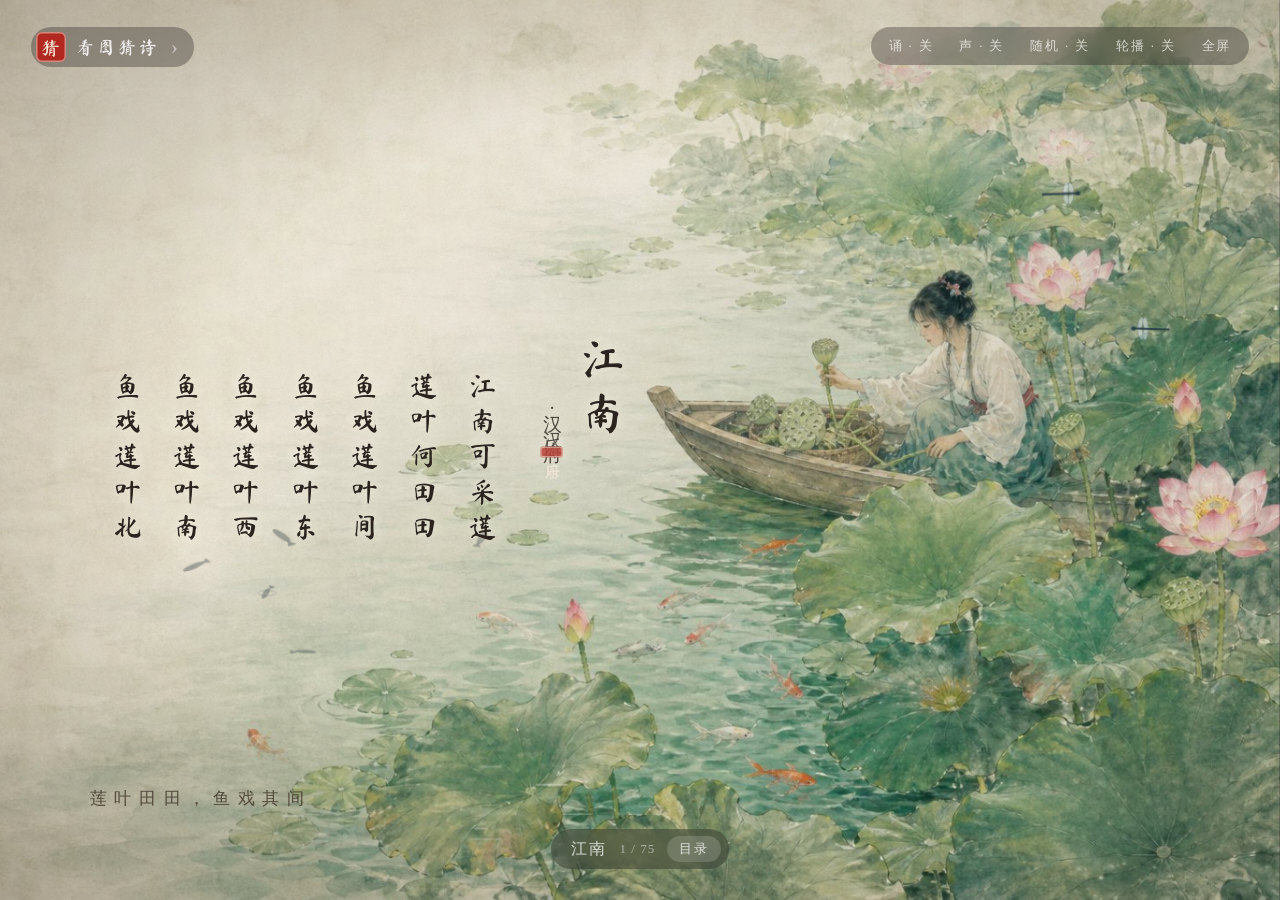
<file: index.html>
<!DOCTYPE html>
<html lang="zh-CN">
<head>
  <meta charset="UTF-8" />
  <meta name="viewport" content="width=device-width, initial-scale=1.0" />
  <title>诗画</title>
  <link rel="preload" href="fonts/MaShanZheng.woff2" as="font" type="font/woff2" crossorigin />
  <link rel="stylesheet" href="css/fonts.css" />
  <link rel="stylesheet" href="css/style.css" />
</head>
<body>
  <div id="app">
    <div class="view" id="view">
      <img id="bg" alt="" />
      <canvas id="fx"></canvas>
    </div>
    <div class="paper"></div>
    <div class="vignette"></div>

    <section class="poem" id="poem"></section>
    <p class="caption" id="caption"></p>

    <button class="arrow prev" id="prev" title="上一首（←）">&#8249;</button>
    <button class="arrow next" id="next" title="下一首（→）">&#8250;</button>

    <a class="game-link" href="game.html" title="看图猜诗：看画面，选古诗">
      <span class="gl-seal">猜</span><span class="gl-txt">看图猜诗</span><span class="gl-go">&#8250;</span>
    </a>

    <div class="tools">
      <button id="btnRecite" title="诗词朗诵（R）">诵<span class="st"> · 关</span></button>
      <button id="btnSound" title="开启/关闭环境声（S）">声<span class="st"> · 关</span></button>
      <button id="btnShuffle" title="随机顺序（X）">随机<span class="st"> · 关</span></button>
      <button id="btnAuto" title="自动轮播（空格）">轮播<span class="st"> · 关</span></button>
      <button id="btnFs" title="全屏（F）">全屏</button>
    </div>
    <button class="nav" id="nav" title="目录（M）"><span class="ttl"></span><span class="idx"></span><span class="menu">目录</span></button>

    <div id="catalog" role="dialog" aria-label="目录">
      <div class="cat-bar">
        <div class="juan" id="juan" role="group" aria-label="选卷，可多选"></div>
        <div class="filters" id="filters">
          <div class="fdrop" id="fDynasty" data-label="朝代"><button class="fbtn" aria-haspopup="true"></button><div class="fpop"></div></div>
          <div class="fdrop" id="fTopic" data-label="主题"><button class="fbtn" aria-haspopup="true"></button><div class="fpop"></div></div>
          <div class="fdrop" id="fPoet" data-label="诗人"><button class="fbtn" aria-haspopup="true"></button><div class="fpop"></div></div>
          <span class="fcount" id="fCount"></span>
        </div>
        <a class="cat-game" href="game.html">看图猜诗 &#8250;</a>
        <button id="catClose" title="关闭（Esc）">&#215;</button>
      </div>
      <div class="grid" id="grid"></div>
    </div>

    <div id="veil"><span class="loading">研墨中…</span></div>
  </div>

  <script src="js/audio.js"></script>
  <script src="js/scenes.js"></script>
  <script src="js/fx.js"></script>
  <script src="js/poems.js"></script>
  <script src="js/extended.js"></script>
  <script src="js/extended-senior.js"></script>
  <script src="js/voice.js"></script>
  <script src="js/recite.js"></script>
  <script src="js/main.js"></script>
</body>
</html>
</file>
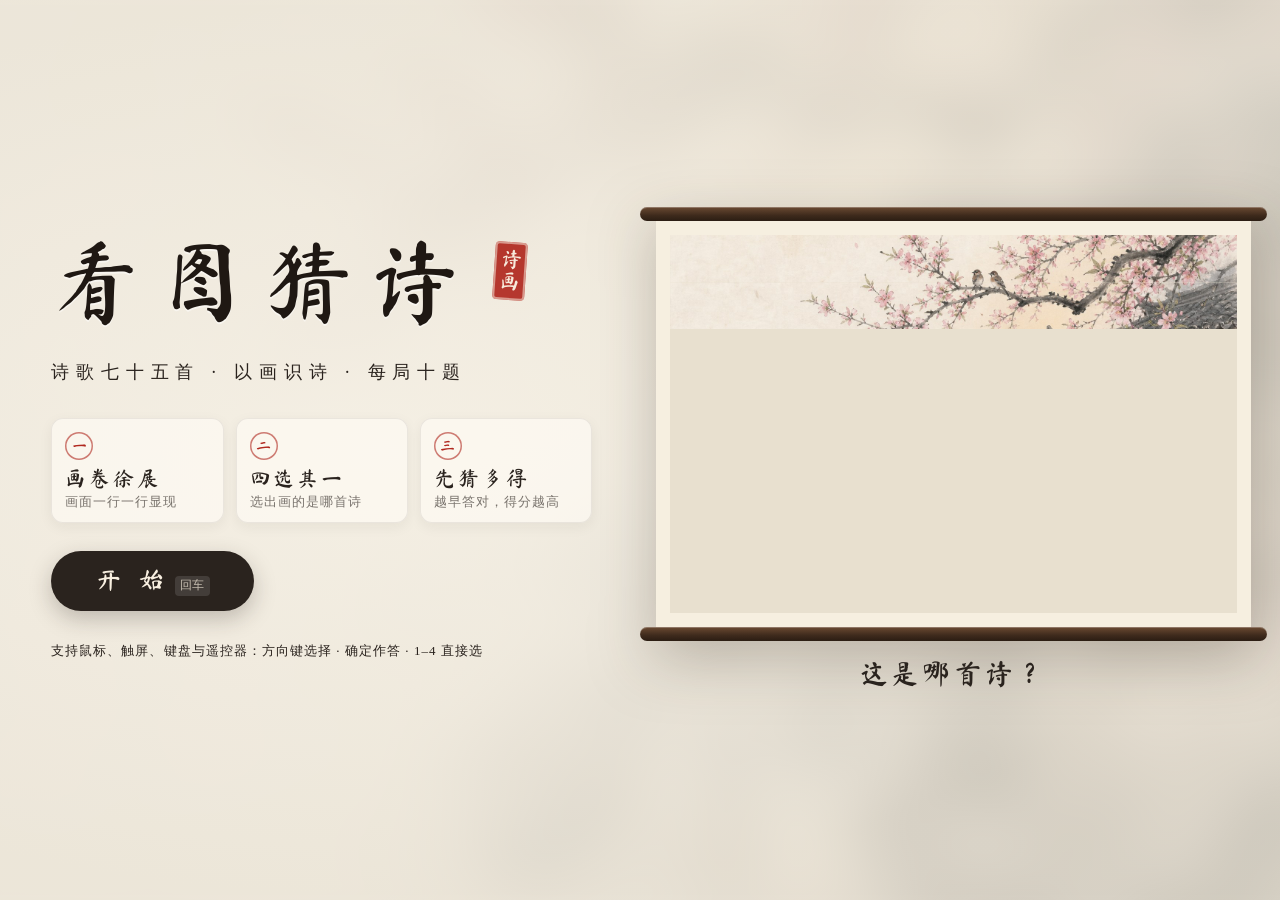
<file: game.html>
<!DOCTYPE html>
<html lang="zh-CN">
<head>
  <meta charset="UTF-8" />
  <meta name="viewport" content="width=device-width, initial-scale=1.0" />
  <title>看图猜诗 · 诗画</title>
  <link rel="preload" href="fonts/MaShanZheng.woff2" as="font" type="font/woff2" crossorigin />
  <link rel="stylesheet" href="css/fonts.css" />
  <link rel="stylesheet" href="css/game.css" />
</head>
<body>
  <div id="game">
    <div class="stage" id="stage">
      <img id="full" alt="" />
      <div class="strips" id="strips"></div>
      <canvas id="fx"></canvas>
    </div>
    <div class="paper"></div>
    <div class="vignette"></div>

    <header class="hud">
      <a class="back" href="index.html" title="返回诗画">&#8249; 诗画</a>
      <div class="round" id="round"></div>
      <div class="right">
        <span class="score">得分 <b id="score">0</b></span>
        <button id="btnRecite" title="答题后朗诵这首诗（R）">诵<span class="st"> · 关</span></button>
        <button id="btnSound" title="开启/关闭声音（S）">声<span class="st"> · 关</span></button>
        <button id="btnFs" title="全屏（F）">全屏</button>
      </div>
    </header>
    <div class="rows" id="rows"></div>

    <section class="panel" id="panel">
      <div class="view ask" id="ask">
        <p class="q">这幅画画的是哪首诗？</p>
        <p class="hint">画面正一行一行显现，越早作答得分越高</p>
        <button class="primary" id="btnGuess">我猜到了 <kbd>回车</kbd></button>
      </div>
      <div class="view choose" id="choose">
        <p class="q">选出这幅画对应的诗</p>
        <div class="opts" id="opts"></div>
      </div>
      <div class="view result" id="result">
        <p class="verdict" id="verdict"></p>
        <div class="poem" id="poem"></div>
        <button class="primary" id="btnNext">下一题 <kbd>回车</kbd></button>
      </div>
    </section>

    <section class="screen intro-screen" id="start">
      <img class="intro-bg" id="introBg" alt="" />
      <div class="intro">
        <div class="intro-text">
          <div class="brand">
            <h1>看图猜诗</h1>
            <span class="stamp">诗画</span>
          </div>
          <p class="sub">诗歌七十五首 · 以画识诗 · 每局十题</p>
          <ol class="steps">
            <li><i>一</i><b>画卷徐展</b><span>画面一行一行显现</span></li>
            <li><i>二</i><b>四选其一</b><span>选出画的是哪首诗</span></li>
            <li><i>三</i><b>先猜多得</b><span>越早答对，得分越高</span></li>
          </ol>
          <div class="go">
            <button class="primary big" id="btnStart">开 始<kbd>回车</kbd></button>
            <span class="best" id="best"></span>
          </div>
          <p class="keys">支持鼠标、触屏、键盘与遥控器：方向键选择 · 确定作答 · 1–4 直接选</p>
        </div>
        <figure class="teaser">
          <div class="scroll">
            <div class="rod"></div>
            <div class="frame"><div class="t-strips" id="teaser"></div></div>
            <div class="rod"></div>
          </div>
          <figcaption id="teaserCap"><span class="q">这是哪首诗？</span><span class="a"></span></figcaption>
        </figure>
      </div>
    </section>

    <section class="screen" id="end">
      <div class="card wide">
        <h1 id="endTitle"></h1>
        <p id="endStat"></p>
        <div class="recap" id="recap"></div>
        <div class="btns">
          <button class="primary big" id="btnAgain">再来一局 <kbd>回车</kbd></button>          <a class="ghost" href="index.html">返回诗画</a>
        </div>
      </div>
    </section>
  </div>

  <script src="js/audio.js"></script>
  <script src="js/scenes.js"></script>
  <script src="js/fx.js"></script>
  <script src="js/poems.js"></script>
  <script src="js/extended.js"></script>
  <script src="js/extended-senior.js"></script>
  <script src="js/voice.js"></script>
  <script src="js/recite.js"></script>
  <script src="js/game.js"></script>
</body>
</html>
</file>
<file: css/fonts.css>
/* 马善政楷书（SIL OFL 1.1），已裁成本站用字 + GB2312 一级常用字，见 agent-tools/font_subset.py */
@font-face {
  font-family: "Ma Shan Zheng";
  src: url("../fonts/MaShanZheng.woff2") format("woff2");
  font-weight: normal;
  font-style: normal;
  font-display: block;
}
</file>
<file: css/style.css>
* { box-sizing: border-box; margin: 0; padding: 0; }

html, body {
  width: 100%;
  height: 100%;
  overflow: hidden;
  background: #0b0d12;
}

body {
  font-family: "Ma Shan Zheng", "STKaiti", "KaiTi", "楷体", serif;
  user-select: none;
  -webkit-font-smoothing: antialiased;
}

#app { position: fixed; inset: 0; overflow: hidden; }

/* ---------- 画面 ---------- */
.view { position: absolute; inset: 0; will-change: transform; }
.view img, .view canvas { position: absolute; inset: 0; width: 100%; height: 100%; display: block; }
.view img { object-fit: cover; object-position: 50% 50%; }
.view.kb { animation: kb 42s ease-in-out infinite alternate; }
@keyframes kb {
  from { transform: scale(1); }
  to   { transform: scale(1.07); }
}

.paper {
  position: absolute; inset: 0; pointer-events: none;
  opacity: .12; mix-blend-mode: multiply;
  background-image: url("data:image/svg+xml;utf8,<svg xmlns='http://www.w3.org/2000/svg' width='260' height='260'><filter id='n'><feTurbulence type='fractalNoise' baseFrequency='0.85' numOctaves='2' stitchTiles='stitch'/><feColorMatrix values='0 0 0 0 0.35 0 0 0 0 0.30 0 0 0 0 0.24 0 0 0 0.9 0'/></filter><rect width='100%' height='100%' filter='url(%23n)'/></svg>");
}
.vignette {
  position: absolute; inset: 0; pointer-events: none;
  background: radial-gradient(ellipse at 58% 50%, transparent 55%, rgba(40, 28, 16, .26) 100%);
}
.dark .vignette {
  background: radial-gradient(ellipse at 62% 45%, transparent 42%, rgba(0, 2, 12, .55) 100%);
}

/* ---------- 诗文（竖排） ---------- */
/* top 取 0 让竖排列可用整屏高度（不折行），再用 --py 把整体中心移到指定高度 */
.poem {
  position: absolute;
  left: 7vw;
  top: 0;
  transform: translateY(calc(var(--py, 50vh) - 54%));
  white-space: nowrap;
  writing-mode: vertical-rl;
  color: #2a231e;
  text-shadow: 0 0 14px rgba(255, 251, 242, .75);
  pointer-events: none;
}
.dark .poem {
  color: #e8ecf6;
  text-shadow: 0 0 18px rgba(140, 165, 230, .55), 0 0 2px rgba(0, 0, 0, .6);
}
.poem .col { margin-left: .6em; }
.poem .title {
  font-size: var(--tf, clamp(30px, 6.4vh, 66px));
  letter-spacing: .22em;
  margin-left: .35em;
}
.poem .author {
  font-family: "STKaiti", "KaiTi", "楷体", serif;
  font-size: var(--af, clamp(13px, 2.1vh, 22px));
  letter-spacing: .3em;
  padding-top: 3.4em;
  margin-left: 1.9em;
  opacity: .82;
}
.poem .line {
  font-size: var(--fs, clamp(22px, 4.7vh, 50px));
  letter-spacing: .3em;
  line-height: 1.55;
  padding-top: 1.3em;
}
/* 长诗不再缩成不可读，列多时横向滚动 */
.poem.long {
  pointer-events: auto;
  top: 5vh;
  transform: none;
  max-width: min(50vw, 680px);
  max-height: 90vh;
  overflow: auto;
  scrollbar-width: thin;
  scrollbar-color: rgba(120, 90, 60, .4) transparent;
}
.dark .poem.long { scrollbar-color: rgba(190, 200, 220, .35) transparent; }

.ch {
  display: inline-block;
  opacity: 0;
  animation: ink 1.9s cubic-bezier(.22, .7, .2, 1) var(--d) forwards;
}
@keyframes ink {
  0%   { opacity: 0; filter: blur(12px); transform: scale(1.35); }
  50%  { opacity: .85; }
  100% { opacity: 1; filter: blur(0); transform: none; }
}

.seal {
  display: inline-block;
  margin-top: .9em;
  padding: .3em .18em;
  background: #b0281f;
  color: #f8ebdc;
  border-radius: 3px;
  font-size: .8em;
  letter-spacing: .05em;
  line-height: 1.15;
  text-shadow: none;
  box-shadow: inset 0 0 0 1.5px rgba(248, 235, 220, .55);
  opacity: 0;
  animation: stamp .7s ease-out var(--d) forwards;
}
@keyframes stamp {
  0%   { opacity: 0; transform: scale(1.8); }
  70%  { opacity: .95; transform: scale(.94); }
  100% { opacity: .88; transform: scale(1); }
}

/* 朗诵时逐句高亮，其余各列略淡 */
.poem .col { transition: opacity .6s, color .6s, text-shadow .6s; }
.poem.reciting .col:not(.reading) { opacity: .5; }
.poem.reciting .author:not(.reading) { opacity: .45; }
.poem .col.reading {
  color: #1a120c;
  text-shadow: 0 0 16px rgba(255, 246, 225, .95), 0 0 34px rgba(255, 220, 160, .55);
}
.dark .poem .col.reading {
  color: #fffaf0;
  text-shadow: 0 0 20px rgba(255, 226, 170, .8), 0 0 44px rgba(255, 196, 110, .4);
}

.poem .line.ring { animation: ring 5s ease-out; }
@keyframes ring {
  12% {
    color: #fff4df;
    text-shadow: 0 0 20px rgba(255, 226, 170, .95), 0 0 46px rgba(255, 196, 110, .55);
  }
}

.caption {
  position: absolute;
  left: 7vw;
  bottom: 10vh;
  font-family: "STKaiti", "KaiTi", "楷体", serif;
  font-size: clamp(13px, 1.9vh, 19px);
  letter-spacing: .45em;
  color: rgba(58, 46, 36, .78);
  opacity: 0;
  pointer-events: none;
  animation: fadeUp 2.4s ease var(--d) forwards;
}
.dark .caption { color: rgba(218, 226, 245, .72); }
@keyframes fadeUp {
  from { opacity: 0; transform: translateY(8px); }
  to   { opacity: 1; transform: none; }
}

/* ---------- 控件 ---------- */
.nav, .tools {
  position: absolute;
  display: flex;
  gap: 2px;
  padding: 5px 6px;
  border-radius: 999px;
  background: rgba(18, 16, 14, .3);
  backdrop-filter: blur(10px);
  -webkit-backdrop-filter: blur(10px);
  transition: opacity .8s;
}
.nav {
  all: unset;
  position: absolute;
  left: 50%; bottom: 3.4vh; transform: translateX(-50%);
  display: flex; align-items: center; gap: 12px;
  padding: 7px 8px 7px 20px;
  border-radius: 999px;
  background: rgba(18, 16, 14, .3);
  backdrop-filter: blur(10px);
  -webkit-backdrop-filter: blur(10px);
  font-family: "STKaiti", "KaiTi", "楷体", serif;
  color: rgba(255, 255, 255, .8);
  cursor: pointer;
  white-space: nowrap;
  transition: opacity .8s, background .3s;
}
.nav:hover { background: rgba(18, 16, 14, .45); }
.nav .ttl { font-size: 16px; letter-spacing: .14em; }
.nav .idx { font-size: 13px; letter-spacing: .08em; opacity: .65; font-variant-numeric: tabular-nums; }
.nav .menu {
  font-size: 13px; letter-spacing: .14em;
  padding: 4px 12px; border-radius: 999px;
  background: rgba(255, 255, 255, .16);
}
.tools { right: 2.4vw; top: 3vh; }

/* 看图猜诗入口 */
.game-link {
  position: absolute; left: 2.4vw; top: 3vh;
  display: flex; align-items: center; gap: 10px;
  padding: 5px 16px 5px 5px;
  border-radius: 999px;
  background: rgba(18, 16, 14, .3);
  backdrop-filter: blur(10px);
  -webkit-backdrop-filter: blur(10px);
  color: rgba(255, 255, 255, .88);
  text-decoration: none;
  transition: opacity .8s, background .3s, transform .3s;
}
.game-link:hover { background: rgba(18, 16, 14, .5); transform: translateY(-1px); }
.gl-seal {
  width: 30px; height: 30px; display: grid; place-items: center;
  border-radius: 6px;
  background: #b0281f; color: #f8ebdc;
  font-size: 19px;
  box-shadow: inset 0 0 0 1.5px rgba(248, 235, 220, .5);
}
.gl-txt { font-size: 18px; letter-spacing: .18em; }
.gl-go { font: 22px/1 serif; opacity: .6; transition: transform .3s, opacity .3s; }
.game-link:hover .gl-go { transform: translateX(3px); opacity: 1; }
.cat-game {
  flex: none; margin-left: auto;
  padding: 6px 16px; border-radius: 999px;
  background: #b0281f; color: #f8ebdc; text-decoration: none;
  font-size: 15px; letter-spacing: .16em; white-space: nowrap;
  transition: background .3s;
}
.cat-game:hover { background: #c7362b; }

.tools button {
  all: unset;
  cursor: pointer;
  padding: 6px 14px;
  border-radius: 999px;
  font-family: "STKaiti", "KaiTi", "楷体", serif;
  font-size: 15px;
  letter-spacing: .14em;
  color: rgba(255, 255, 255, .72);
  white-space: nowrap;
  transition: color .3s, background .3s;
}
.tools button { font-size: 13px; padding: 5px 12px; }
.tools button:hover { color: #fff; background: rgba(255, 255, 255, .12); }
.tools button.on { color: #fff; background: rgba(255, 255, 255, .22); }

/* ---------- 目录 ---------- */
#catalog {
  position: absolute; inset: 0; z-index: 5;
  display: flex; flex-direction: column;
  padding: 3vh 4vw 2vh;
  background: rgba(14, 12, 10, .82);
  backdrop-filter: blur(14px);
  -webkit-backdrop-filter: blur(14px);
  opacity: 0; pointer-events: none;
  transition: opacity .45s;
}
#catalog.open { opacity: 1; pointer-events: auto; }
/* 目录顶栏只占一行：三方印选卷，三枚浮签筛选，计数，猜诗与关闭 */
.cat-bar {
  display: flex; align-items: center; gap: 10px 18px;
  padding: 0 4px 1.4vh; margin-bottom: .8vh;
  border-bottom: 1px solid rgba(255, 248, 235, .08);
  font-family: "STKaiti", "KaiTi", "楷体", serif;
}

/* 选卷：像三方印，开为朱底白文，关为朱线空心 */
.juan { display: flex; gap: 8px; flex: none; }
.juan-b {
  all: unset; cursor: pointer; position: relative;
  display: flex; align-items: baseline; justify-content: center; gap: 6px;
  padding: 4px 12px 3px; border-radius: 4px;
  color: rgba(222, 120, 104, .9);
  box-shadow: inset 0 0 0 1.5px rgba(196, 64, 48, .6);
  transition: background .25s, color .25s, box-shadow .25s, transform .2s;
}
.juan-b b { font-family: "Ma Shan Zheng", "STKaiti", "KaiTi", serif; font-weight: normal; font-size: 19px; line-height: 1.2; letter-spacing: .12em; }
.juan-b i { font-style: normal; font-size: 11px; letter-spacing: .06em; opacity: .72; }
.juan-b:hover { color: #f0a090; box-shadow: inset 0 0 0 1.5px rgba(222, 92, 72, .9); }
.juan-b.on {
  color: #fbeee0; background: #b0281f;
  box-shadow: inset 0 0 0 1.5px rgba(251, 238, 224, .38), 0 2px 10px rgba(120, 20, 12, .35);
}
.juan-b.on:hover { background: #c1342a; }
.juan-b.last { cursor: default; }
.juan-b:focus-visible { outline: 2px solid rgba(255, 220, 160, .8); outline-offset: 2px; }
.juan-b.nudge { animation: nudge .38s; }
@keyframes nudge {
  25% { transform: translateX(-3px); }
  50% { transform: translateX(3px); }
  75% { transform: translateX(-2px); }
}
.filters { display: flex; align-items: center; gap: 6px; flex: none; position: relative; }
/* 窄于一行放得下时，筛选落到第二行 */
@media (max-width: 1100px) {
  .cat-bar { flex-wrap: wrap; row-gap: 10px; }
  .filters { order: 3; flex: 1 0 100%; }
  .fcount { margin-left: auto; }
}
.fdrop { position: relative; }
.fbtn {
  all: unset; cursor: pointer; position: relative;
  padding: 3px 24px 3px 12px; border-radius: 999px;
  font-size: 14px; line-height: 22px; letter-spacing: .12em; white-space: nowrap;
  color: rgba(255, 248, 235, .72);
  box-shadow: inset 0 0 0 1px rgba(255, 248, 235, .16);
  transition: color .2s, background .2s, box-shadow .2s;
}
.fbtn::after {
  content: "▾"; position: absolute; right: 9px; top: 50%; transform: translateY(-52%);
  font-size: 10px; opacity: .6; transition: transform .2s;
}
.fbtn:hover, .fdrop.open .fbtn { color: #fff; background: rgba(255, 255, 255, .08); }
.fdrop.open .fbtn::after { transform: translateY(-48%) rotate(180deg); }
.fdrop.on .fbtn { color: #f8ebdc; background: rgba(176, 40, 31, .88); box-shadow: inset 0 0 0 1px rgba(248, 235, 220, .3); }

/* 浮签：薄笺底，朱签为选中 */
.fpop {
  position: absolute; top: calc(100% + 8px); left: 0; z-index: 3;
  display: none; flex-wrap: wrap; gap: 4px;
  width: max-content; max-width: min(400px, 86vw); max-height: 52vh; overflow-y: auto;
  padding: 10px; border-radius: 8px;
  background: rgba(36, 31, 27, .97);
  box-shadow: 0 0 0 1px rgba(255, 248, 235, .1), 0 12px 32px rgba(0, 0, 0, .5);
  scrollbar-width: thin; scrollbar-color: rgba(255, 255, 255, .25) transparent;
}
.fdrop.open .fpop { display: flex; animation: popIn .16s ease-out; }
@keyframes popIn { from { opacity: 0; transform: translateY(-4px); } }
.chip {
  all: unset; cursor: pointer;
  padding: 2px 11px; border-radius: 3px;
  font-size: 14px; line-height: 24px; letter-spacing: .1em; white-space: nowrap;
  color: rgba(255, 248, 235, .72);
  transition: color .2s, background .2s, opacity .2s, box-shadow .2s;
}
.chip small { margin-left: 4px; font-size: 11px; opacity: .55; letter-spacing: 0; }
.chip:hover { color: #fff; background: rgba(255, 255, 255, .08); }
.chip.on {
  color: #f8ebdc; background: rgba(176, 40, 31, .88);
  box-shadow: inset 0 0 0 1px rgba(248, 235, 220, .3);
}
.chip.empty { opacity: .28; }
.fcount { padding-left: 6px; font-size: 12px; letter-spacing: .12em; color: rgba(255, 248, 235, .45); white-space: nowrap; }
.fclear {
  all: unset; cursor: pointer; margin-left: 8px; padding: 0 8px; border-radius: 999px;
  color: rgba(255, 248, 235, .7); box-shadow: inset 0 0 0 1px rgba(255, 248, 235, .25);
}
.fclear:hover { color: #fff; box-shadow: inset 0 0 0 1px rgba(255, 248, 235, .6); }
.card.hide { display: none; }
.fempty { display: none; text-align: center; padding: 8vh 0; color: rgba(255, 248, 235, .45); font-size: 18px; letter-spacing: .3em; }
.fempty.show { display: block; }
#catClose {
  all: unset; cursor: pointer; flex: none;
  width: 36px; height: 36px; display: grid; place-items: center;
  font-size: 28px; color: rgba(255, 255, 255, .7); border-radius: 50%;
}
#catClose:hover { background: rgba(255, 255, 255, .12); color: #fff; }
.grid {
  flex: 1; overflow-y: auto;
  display: grid; grid-template-columns: repeat(auto-fill, minmax(190px, 1fr)); gap: 16px;
  grid-auto-rows: max-content; align-content: start;
  padding: 4px 4px 2vh;
  scrollbar-width: thin; scrollbar-color: rgba(255, 255, 255, .25) transparent;
}
.card {
  all: unset; cursor: pointer; position: relative;
  display: flex; flex-direction: column; gap: 3px;
  border-radius: 8px; overflow: hidden;
  background: rgba(255, 255, 255, .05);
  transition: transform .25s, background .25s, box-shadow .25s;
}
.card:hover { transform: translateY(-3px); background: rgba(255, 255, 255, .1); }
.card.on { box-shadow: 0 0 0 2px rgba(255, 220, 160, .85); }
.card > * { flex: none; }
.card img { width: 100%; aspect-ratio: 3 / 2; object-fit: cover; display: block; background: #2a2622; }
.card .no {
  position: absolute; top: 6px; left: 6px;
  min-width: 22px; padding: 1px 6px; border-radius: 999px; text-align: center;
  font: 12px/18px "STKaiti", "KaiTi", serif; color: #fff; background: rgba(0, 0, 0, .45);
}
.card b { font-weight: normal; font-size: 17px; letter-spacing: .12em; color: rgba(255, 250, 240, .92); padding: 4px 10px 0; }
.card i {
  font-style: normal; font-family: "STKaiti", "KaiTi", serif; font-size: 12px; letter-spacing: .1em;
  color: rgba(255, 250, 240, .55); padding: 0 10px 9px;
  white-space: nowrap; overflow: hidden; text-overflow: ellipsis;
}

.arrow {
  all: unset;
  position: absolute;
  top: 50%;
  transform: translateY(-50%);
  width: 56px;
  height: 96px;
  display: grid;
  place-items: center;
  font-size: 54px;
  font-family: serif;
  color: rgba(255, 255, 255, .0);
  cursor: pointer;
  transition: color .4s, opacity .8s;
}
.arrow.prev { left: 0; }
.arrow.next { right: 0; }
#app:hover .arrow { color: rgba(255, 255, 255, .35); }
.arrow:hover { color: rgba(255, 255, 255, .85) !important; }

.still .ch, .still .seal, .still .caption { animation: none; opacity: 1; }

.idle { cursor: none; }
.idle .nav, .idle .tools, .idle .arrow, .idle .game-link { opacity: 0; }

#veil {
  position: absolute; inset: 0;
  display: grid; place-items: center;
  background: var(--veil, #0b0d12);
  opacity: 1;
  pointer-events: none;
  transition: opacity .9s ease, background .3s;
}
#veil.hide { opacity: 0; }
#veil .loading {
  color: rgba(255, 255, 255, .55);
  font-size: 20px;
  letter-spacing: .5em;
  transition: opacity .4s;
}
#veil.ready .loading { opacity: 0; }

@media (max-width: 720px) {
  .nav .ttl { max-width: 40vw; overflow: hidden; text-overflow: ellipsis; }
  .game-link { top: calc(3vh + 46px); left: auto; right: 2.4vw; padding-right: 12px; }
  .tools .st { display: none; }
  .tools button { padding: 5px 11px; }
  .gl-txt { font-size: 15px; }
  .grid { grid-template-columns: repeat(auto-fill, minmax(140px, 1fr)); gap: 10px; }
  #catalog { padding: 2vh 3.5vw 1.4vh; }
  /* 手机两行：选卷与关闭一行，筛选一行；浮签铺满整行宽 */
  .cat-bar { flex-wrap: wrap; gap: 8px; padding-bottom: 1.1vh; }
  .juan { flex: 1; min-width: 0; gap: 6px; }
  .juan-b { flex: 1; min-width: 0; padding: 4px 2px 3px; gap: 4px; }
  .juan-b b { font-size: 17px; letter-spacing: .06em; }
  .juan-b i { font-size: 10px; }
  .cat-game { display: none; }
  #catClose { width: 32px; height: 32px; font-size: 26px; }
  .filters { order: 3; flex: 1 0 100%; gap: 6px; }
  .fdrop { position: static; }
  .fbtn { padding: 2px 22px 2px 11px; font-size: 13.5px; }
  .fpop { left: 0; right: 0; width: auto; max-width: none; max-height: 46vh; }
  .fcount { margin-left: auto; }
  .poem { left: 5vw; }
  .caption { left: 5vw; bottom: 13vh; letter-spacing: .25em; }
}
</file>
<file: css/game.css>
* { box-sizing: border-box; margin: 0; padding: 0; }

html, body { width: 100%; height: 100%; overflow: hidden; background: #ece6d8; }

body {
  font-family: "Ma Shan Zheng", "STKaiti", "KaiTi", "楷体", serif;
  color: #2a231e;
  user-select: none;
  -webkit-font-smoothing: antialiased;
}

button, a { font: inherit; color: inherit; }
kbd {
  display: inline-block;
  margin-left: .5em;
  padding: 0 .45em;
  border-radius: 4px;
  font: 12px/1.6 "STKaiti", "KaiTi", serif;
  letter-spacing: 0;
  background: rgba(0, 0, 0, .08);
  opacity: .75;
}

#game { position: fixed; inset: 0; overflow: hidden; }

/* ---------- 画面：按行显现 ---------- */
.stage { position: absolute; inset: 0; background: #ece6d8; }
.stage img, .stage canvas { position: absolute; inset: 0; width: 100%; height: 100%; display: block; }
.stage > img { object-fit: cover; opacity: 0; transition: opacity .6s; }
.stage.done > img { opacity: 1; }
.stage.done .strips { opacity: 0; transition: opacity .6s .6s; }
.strips { position: absolute; inset: 0; }
.strip { position: absolute; left: 0; right: 0; overflow: hidden; opacity: 0; }
.strip img { position: absolute; left: 0; width: 100%; object-fit: cover; }
.strip.on { animation: brushL 1.4s cubic-bezier(.3, .6, .2, 1) forwards; }
.strip.on.rtl { animation-name: brushR; }
@keyframes brushL {
  0%   { opacity: 0; clip-path: inset(0 100% 0 0); filter: blur(10px) saturate(.3); }
  30%  { opacity: 1; }
  100% { opacity: 1; clip-path: inset(0 0 0 0); filter: none; }
}
@keyframes brushR {
  0%   { opacity: 0; clip-path: inset(0 0 0 100%); filter: blur(10px) saturate(.3); }
  30%  { opacity: 1; }
  100% { opacity: 1; clip-path: inset(0 0 0 0); filter: none; }
}

.paper {
  position: absolute; inset: 0; pointer-events: none;
  opacity: .12; mix-blend-mode: multiply;
  background-image: url("data:image/svg+xml;utf8,<svg xmlns='http://www.w3.org/2000/svg' width='260' height='260'><filter id='n'><feTurbulence type='fractalNoise' baseFrequency='0.85' numOctaves='2' stitchTiles='stitch'/><feColorMatrix values='0 0 0 0 0.35 0 0 0 0 0.30 0 0 0 0 0.24 0 0 0 0.9 0'/></filter><rect width='100%' height='100%' filter='url(%23n)'/></svg>");
}
.vignette {
  position: absolute; inset: 0; pointer-events: none;
  background: radial-gradient(ellipse at 58% 50%, transparent 55%, rgba(40, 28, 16, .26) 100%);
}

/* ---------- 顶栏与进度 ---------- */
.hud {
  position: absolute; left: 0; right: 0; top: 0;
  display: flex; align-items: center; justify-content: space-between;
  padding: 2.4vh 2.4vw;
  pointer-events: none;
}
.hud > * { pointer-events: auto; }
.hud .back, .hud button, .hud .round, .hud .score {
  padding: 6px 16px; border-radius: 999px;
  background: rgba(18, 16, 14, .32);
  backdrop-filter: blur(10px); -webkit-backdrop-filter: blur(10px);
  color: rgba(255, 255, 255, .85);
  font-family: "STKaiti", "KaiTi", serif; font-size: 15px; letter-spacing: .12em;
  text-decoration: none; border: 0; cursor: pointer;
}
.hud .round { cursor: default; font-variant-numeric: tabular-nums; }
.hud .right { display: flex; gap: 8px; }
.hud .score { cursor: default; }
.hud .score b { font-weight: normal; color: #ffe2a8; }
.hud button.on { background: rgba(18, 16, 14, .55); color: #fff; }

.rows {
  position: absolute; right: 2.4vw; top: 50%; transform: translateY(-50%);
  display: flex; flex-direction: column; gap: 6px;
}
.rows i {
  width: 6px; height: 22px; border-radius: 3px;
  background: rgba(40, 30, 20, .18);
  transition: background .4s;
}
.rows i.on { background: rgba(176, 40, 31, .75); }

/* ---------- 左侧面板 ---------- */
.panel {
  position: absolute; left: 5vw; top: 50%; transform: translateY(-50%);
  width: min(34vw, 430px);
  padding: 28px 26px;
  border-radius: 14px;
  background: rgba(250, 246, 238, .86);
  backdrop-filter: blur(8px); -webkit-backdrop-filter: blur(8px);
  box-shadow: 0 10px 40px rgba(40, 28, 16, .18);
}
.panel .view { display: none; flex-direction: column; gap: 16px; }
.panel[data-v="ask"] .ask, .panel[data-v="choose"] .choose, .panel[data-v="result"] .result {
  display: flex; animation: fadeIn .5s ease;
}
@keyframes fadeIn { from { opacity: 0; transform: translateY(8px); } to { opacity: 1; transform: none; } }

.q { font-size: 28px; letter-spacing: .12em; }
.hint { font-family: "STKaiti", "KaiTi", serif; font-size: 15px; letter-spacing: .1em; opacity: .65; line-height: 1.7; }

.primary {
  all: unset; cursor: pointer; text-align: center;
  padding: 12px 22px; border-radius: 999px;
  background: #2a231e; color: #f8efe0;
  font-size: 20px; letter-spacing: .2em;
  transition: transform .15s, background .2s;
}
.primary:hover { background: #4a3c30; transform: translateY(-1px); }
.primary kbd { background: rgba(255, 255, 255, .16); }
.primary.big { padding: 14px 34px; font-size: 24px; }

.opts { display: flex; flex-direction: column; gap: 10px; }
.opt {
  all: unset; cursor: pointer;
  display: grid; grid-template-columns: 34px 1fr; align-items: center; column-gap: 12px;
  padding: 10px 14px; border-radius: 10px;
  background: rgba(255, 255, 255, .7);
  box-shadow: inset 0 0 0 1.5px rgba(42, 35, 30, .12);
  transition: background .2s, box-shadow .2s, transform .15s, opacity .3s;
  animation: fadeIn .45s ease backwards;
}
.opt:nth-child(2) { animation-delay: .08s; }
.opt:nth-child(3) { animation-delay: .16s; }
.opt:nth-child(4) { animation-delay: .24s; }
.opt:hover { background: #fff; transform: translateX(3px); box-shadow: inset 0 0 0 1.5px rgba(42, 35, 30, .35); }
.opt.focus { background: #fff; transform: translateX(5px); box-shadow: inset 0 0 0 2.5px #2a231e, 0 4px 14px rgba(40, 28, 16, .15); }
.opt.focus .k { background: #2a231e; color: #f8efe0; }
.opt .k {
  grid-row: span 2;
  width: 34px; height: 34px; border-radius: 50%;
  display: grid; place-items: center;
  font: 16px "STKaiti", "KaiTi", serif;
  background: rgba(42, 35, 30, .08);
}
.opt b { font-weight: normal; font-size: 22px; letter-spacing: .1em; line-height: 1.3; }
.opt i { font-style: normal; font-family: "STKaiti", "KaiTi", serif; font-size: 13px; letter-spacing: .12em; opacity: .6; }
.opts.locked .opt { pointer-events: none; }
.opts.locked .opt:not(.right):not(.wrong) { opacity: .4; }
.opt.right { background: #e3f0dc; box-shadow: inset 0 0 0 2px #5c8f4a; }
.opt.right .k { background: #5c8f4a; color: #fff; }
.opt.wrong { background: #f6dfdc; box-shadow: inset 0 0 0 2px #b0281f; animation: shake .4s; }
.opt.wrong .k { background: #b0281f; color: #fff; }
@keyframes shake { 25% { transform: translateX(-6px); } 50% { transform: translateX(5px); } 75% { transform: translateX(-3px); } }

.verdict { font-size: 26px; letter-spacing: .14em; }
.verdict.ok { color: #4f7d3f; }
.verdict.no { color: #b0281f; }
.verdict small { display: block; margin-top: 4px; font-family: "STKaiti", "KaiTi", serif; font-size: 15px; color: #2a231e; opacity: .7; letter-spacing: .1em; }

.poem {
  writing-mode: vertical-rl;
  white-space: nowrap;
  align-self: flex-end;
  max-width: 100%;
  overflow-x: auto;
  padding: 4px 2px 8px;
}
.poem .title { font-size: 30px; letter-spacing: .2em; margin-left: .5em; }
.poem .author { font-family: "STKaiti", "KaiTi", serif; font-size: 14px; letter-spacing: .3em; padding-top: 2.6em; margin-left: 1.2em; opacity: .75; }
.poem .line { font-size: 22px; letter-spacing: .26em; line-height: 1.6; padding-top: 1em; margin-left: .3em; }
.poem .ch { display: inline-block; opacity: 0; animation: ink 1.2s ease var(--d) forwards; }
@keyframes ink {
  0%   { opacity: 0; filter: blur(8px); transform: scale(1.3); }
  100% { opacity: 1; filter: none; transform: none; }
}

/* ---------- 开始 / 结束 ---------- */
.screen {
  position: absolute; inset: 0; z-index: 5;
  display: grid; place-items: center;
  padding: 4vh 4vw;
  background: rgba(236, 230, 216, .55);
  backdrop-filter: blur(6px); -webkit-backdrop-filter: blur(6px);
  opacity: 0; pointer-events: none; transition: opacity .5s;
}
.screen.open { opacity: 1; pointer-events: auto; }
.screen .card {
  width: min(560px, 92vw); max-height: 92vh; overflow: auto;
  display: flex; flex-direction: column; align-items: center; gap: 22px; text-align: center;
  padding: 40px 36px;
  border-radius: 18px;
  background: rgba(250, 246, 238, .94);
  box-shadow: 0 20px 60px rgba(40, 28, 16, .22);
}
.screen .card.wide { width: min(980px, 94vw); }
.screen h1 { font-weight: normal; font-size: 46px; letter-spacing: .4em; padding-left: .4em; }
.screen p { font-family: "STKaiti", "KaiTi", serif; font-size: 17px; line-height: 1.9; letter-spacing: .08em; opacity: .8; }
.screen p.keys { font-size: 13px; opacity: .55; }
/* ---------- 开始页 ---------- */
.intro-screen { background: #ece6d8; backdrop-filter: none; -webkit-backdrop-filter: none; overflow: hidden; }
.intro-bg {
  position: absolute; inset: -40px; width: calc(100% + 80px); height: calc(100% + 80px);
  object-fit: cover; filter: blur(28px) saturate(.8); opacity: 0; transform: scale(1.05);
  transition: opacity 2.4s ease;
}
.intro-bg.on { opacity: .32; }
.intro-screen::after {
  content: ""; position: absolute; inset: 0; pointer-events: none;
  background: radial-gradient(ellipse at 30% 50%, rgba(246, 241, 230, .85) 0%, rgba(236, 230, 216, .35) 70%);
}
.intro {
  position: relative; z-index: 1;
  width: min(1200px, 94vw);
  display: grid; grid-template-columns: 1fr 1.1fr; gap: 5vw; align-items: center;
}
.intro-text { display: flex; flex-direction: column; align-items: flex-start; gap: 3.2vh; }
.brand { position: relative; display: flex; align-items: flex-start; gap: 18px; }
.brand h1 {
  font-weight: normal; font-size: clamp(56px, 10vh, 104px); line-height: 1;
  letter-spacing: .18em; padding-left: 0;
  color: #1f1813;
  text-shadow: 0 2px 0 rgba(255, 255, 255, .5);
  animation: rise 1.2s cubic-bezier(.2, .7, .2, 1) both;
}
.stamp {
  writing-mode: vertical-rl;
  margin-top: .3em;
  padding: .35em .22em;
  border-radius: 4px;
  background: #b0281f; color: #f8ebdc;
  font-size: clamp(16px, 2.3vh, 22px); letter-spacing: .08em; line-height: 1.1;
  box-shadow: inset 0 0 0 2px rgba(248, 235, 220, .55);
  transform: rotate(4deg);
  animation: stampIn .7s ease-out .7s both;
}
@keyframes stampIn {
  0% { opacity: 0; transform: rotate(4deg) scale(1.8); }
  70% { opacity: 1; transform: rotate(4deg) scale(.94); }
  100% { opacity: .92; transform: rotate(4deg) scale(1); }
}
@keyframes rise { from { opacity: 0; transform: translateY(14px); filter: blur(6px); } to { opacity: 1; transform: none; filter: none; } }
.screen .sub {
  font-size: clamp(15px, 2vh, 19px); letter-spacing: .38em; opacity: .7;
  animation: rise 1.2s .2s both;
}
.steps {
  list-style: none; width: 100%;
  display: grid; grid-template-columns: repeat(3, 1fr); gap: 12px;
  animation: rise 1.2s .35s both;
}
.steps li {
  display: flex; flex-direction: column; gap: 4px;
  padding: 14px 14px 12px;
  border-radius: 12px;
  background: rgba(255, 252, 245, .62);
  box-shadow: inset 0 0 0 1px rgba(42, 35, 30, .08), 0 4px 14px rgba(40, 28, 16, .06);
}
.steps i {
  font-style: normal; width: 28px; height: 28px; display: grid; place-items: center;
  border-radius: 50%; font-size: 15px;
  color: #b0281f; box-shadow: inset 0 0 0 1.5px rgba(176, 40, 31, .6);
  margin-bottom: 4px;
}
.steps b { font-weight: normal; font-size: 21px; letter-spacing: .14em; }
.steps span { font-family: "STKaiti", "KaiTi", serif; font-size: 13px; letter-spacing: .08em; opacity: .62; }
.go { display: flex; align-items: center; gap: 20px; flex-wrap: wrap; animation: rise 1.2s .62s both; }
.go .primary.big { padding: 15px 44px; font-size: 26px; box-shadow: 0 8px 22px rgba(42, 35, 30, .25); }
.best { font-family: "STKaiti", "KaiTi", serif; font-size: 15px; letter-spacing: .12em; opacity: .7; }
.best b { font-weight: normal; color: #b0281f; font-size: 18px; }
.intro .keys { animation: rise 1.2s .75s both; }

.teaser { margin: 0; display: flex; flex-direction: column; align-items: center; gap: 18px; animation: rise 1.4s .3s both; }
.scroll { width: 100%; display: flex; flex-direction: column; align-items: stretch; filter: drop-shadow(0 18px 30px rgba(40, 28, 16, .25)); }
.rod {
  height: 14px; margin: 0 -16px; border-radius: 7px;
  background: linear-gradient(#6b4a32, #3e2a1c 60%, #2b1d13);
  box-shadow: inset 0 1px 0 rgba(255, 255, 255, .25);
}
.frame { padding: 14px; background: #f6efe0; }
.t-strips { position: relative; aspect-ratio: 3 / 2; overflow: hidden; background: #e8e0cf; }
.t-strips .strip.on { animation-duration: .9s; }
.t-strips.out { opacity: 0; transition: opacity .8s; }
.teaser figcaption { position: relative; height: 34px; width: 100%; text-align: center; font-size: 24px; letter-spacing: .2em; }
.teaser figcaption span { position: absolute; inset: 0; transition: opacity .6s, transform .6s; }
.teaser figcaption .a { opacity: 0; transform: translateY(8px); color: #b0281f; }
.teaser figcaption.show .q { opacity: 0; transform: translateY(-8px); }
.teaser figcaption.show .a { opacity: 1; transform: none; }

/* 朗诵时逐句高亮 */
.poem > div { transition: opacity .5s, color .5s, text-shadow .5s; }
.poem.reciting > div:not(.reading) { opacity: .45; }
.poem > div.reading { color: #b0281f; text-shadow: 0 0 14px rgba(255, 220, 170, .9); }

.recap {
  width: 100%;
  display: grid; grid-template-columns: repeat(auto-fill, minmax(150px, 1fr)); gap: 12px;
}
.recap a {
  position: relative; display: flex; flex-direction: column; gap: 4px;
  border-radius: 8px; overflow: hidden; text-decoration: none;
  background: #fff;
  box-shadow: 0 2px 8px rgba(40, 28, 16, .1);
}
.recap img { width: 100%; aspect-ratio: 3 / 2; object-fit: cover; display: block; }
.recap b { font-weight: normal; font-size: 16px; letter-spacing: .1em; padding: 0 8px 8px; }
.recap .mark {
  position: absolute; top: 6px; right: 6px;
  width: 26px; height: 26px; border-radius: 50%; display: grid; place-items: center;
  font: 15px/1 sans-serif; color: #fff;
}
.recap .mark.ok { background: #5c8f4a; }
.recap .mark.no { background: #b0281f; }
.btns { display: flex; gap: 14px; align-items: center; flex-wrap: wrap; justify-content: center; }
.ghost {
  background: none; border: 0; cursor: pointer;
  padding: 12px 26px; border-radius: 999px; text-decoration: none;
  font-size: 20px; letter-spacing: .2em;
  box-shadow: inset 0 0 0 1.5px rgba(42, 35, 30, .3);
}

/* ---------- 窄屏：面板移到底部 ---------- */
@media (max-width: 760px), (max-aspect-ratio: 1/1) {
  .panel {
    left: 3vw; right: 3vw; top: auto; bottom: 2.5vh; transform: none;
    width: auto; max-height: 56vh; overflow-y: auto;
    padding: 18px 16px;
  }
  .q { font-size: 22px; }
  .opts { display: grid; grid-template-columns: 1fr 1fr; gap: 8px; }
  .opt { grid-template-columns: 28px 1fr; padding: 8px 10px; column-gap: 8px; }
  .opt .k { width: 28px; height: 28px; font-size: 14px; }
  .opt b { font-size: 18px; }
  .hud { padding: 12px 10px; gap: 6px; }
  .hud .back, .hud button, .hud .round, .hud .score { padding: 5px 10px; font-size: 13px; letter-spacing: .04em; white-space: nowrap; }
  .hud .right { gap: 4px; }
  .hud .st { display: none; }
  .rows { right: auto; left: 50%; top: 52px; transform: translateX(-50%); flex-direction: row; }
  .rows i { width: 22px; height: 5px; }
  .panel .view { gap: 12px; }
  .verdict { font-size: 21px; }
  .verdict small { font-size: 13px; }
  .poem { align-self: center; }
  .intro-screen { align-items: start; overflow-y: auto; }
  .intro { grid-template-columns: 1fr; gap: 3vh; padding: 2vh 0 3vh; }
  .teaser { order: -1; gap: 10px; }
  .frame { padding: 8px; }
  .rod { height: 10px; margin: 0 -10px; }
  .teaser figcaption { font-size: 18px; height: 26px; }
  .intro-text { gap: 2.2vh; align-items: center; text-align: center; }
  .brand h1 { font-size: 46px; }
  .steps { gap: 6px; }
  .steps li { padding: 10px 8px; align-items: center; }
  .steps b { font-size: 16px; letter-spacing: .06em; }
  .steps span { font-size: 11px; }
  .go { justify-content: center; }
  .go .primary.big { padding: 12px 36px; font-size: 22px; }
  .poem .title { font-size: 21px; }
  .poem .author { font-size: 12px; }
  .poem .line { font-size: 17px; line-height: 1.5; }
  .primary { padding: 10px 18px; font-size: 18px; }
  .screen h1 { font-size: 34px; }
}
</file>
